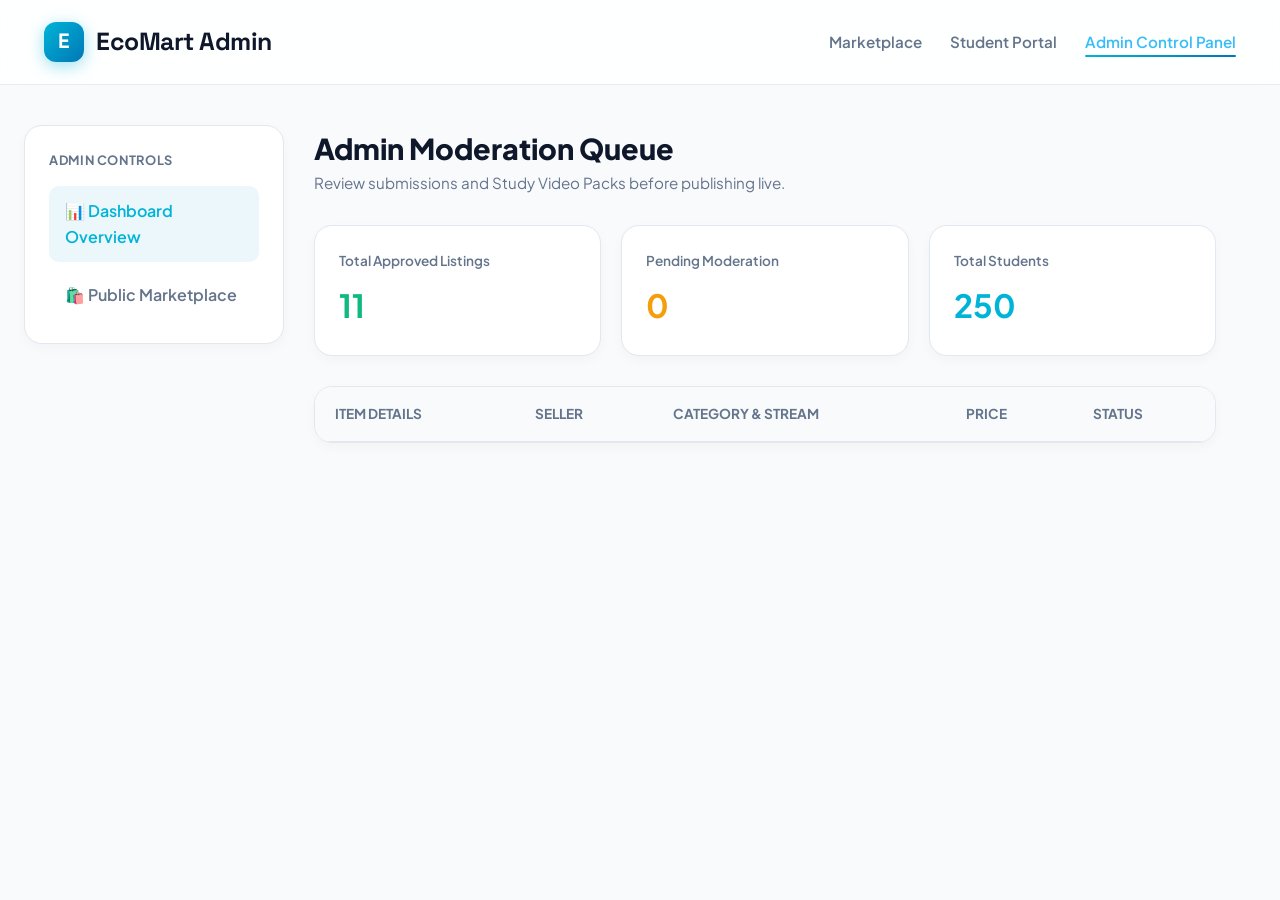
<file: admin.html>
<!DOCTYPE html>
<html lang="en">
<head>
    <meta charset="UTF-8">
    <meta name="viewport" content="width=device-width, initial-scale=1.0">
    <title>Admin Moderation Control Panel - EcoMart</title>
    <link rel="preconnect" href="https://fonts.googleapis.com">
    <link rel="preconnect" href="https://fonts.gstatic.com" crossorigin>
    <link href="https://fonts.googleapis.com/css2?family=Plus+Jakarta+Sans:wght@400;500;600;700;800&family=Space+Grotesk:wght@600;700;800&display=swap" rel="stylesheet">
    <link rel="stylesheet" href="assets/css/style.css">
    <link rel="stylesheet" href="assets/css/dashboard.css">
</head>
<body>

    <header>
        <div class="container navbar">
            <a href="index.html" class="logo">
                <div class="logo-icon">E</div>
                <span>EcoMart Admin</span>
            </a>
            <ul class="nav-links">
                <li><a href="index.html" class="nav-link">Marketplace</a></li>
                <li><a href="dashboard.html" class="nav-link">Student Portal</a></li>
                <li><a href="admin.html" class="nav-link active" style="color: #38bdf8;">Admin Control Panel</a></li>
            </ul>
        </div>
    </header>

    <div class="container dashboard-layout">
        <aside class="sidebar">
            <h3 class="sidebar-title">Admin Controls</h3>
            <ul class="sidebar-menu">
                <li><a href="admin.html" class="sidebar-link active">📊 Dashboard Overview</a></li>
                <li><a href="index.html" class="sidebar-link">🛍️ Public Marketplace</a></li>
            </ul>
        </aside>

        <div class="dashboard-content">
            <div class="dashboard-header">
                <div>
                    <h1 style="font-weight: 800; font-size: 1.8rem; color: #0f172a;">Admin Moderation Queue</h1>
                    <p style="color: var(--text-muted); font-size: 0.95rem;">Review submissions and Study Video Packs before publishing live.</p>
                </div>
            </div>

            <div class="stats-grid">
                <div class="stat-card">
                    <span class="stat-label">Total Approved Listings</span>
                    <span class="stat-value" style="color: var(--success);">11</span>
                </div>
                <div class="stat-card">
                    <span class="stat-label">Pending Moderation</span>
                    <span class="stat-value" style="color: var(--warning);">0</span>
                </div>
                <div class="stat-card">
                    <span class="stat-label">Total Students</span>
                    <span class="stat-value" style="color: var(--primary);">250</span>
                </div>
            </div>

            <div class="table-container">
                <table class="data-table">
                    <thead>
                        <tr>
                            <th>Item Details</th>
                            <th>Seller</th>
                            <th>Category & Stream</th>
                            <th>Price</th>
                            <th>Status</th>
                        </tr>
                    </thead>
                    <tbody id="admin-table-body">
                        <!-- Rendered via JS -->
                    </tbody>
                </table>
            </div>
        </div>
    </div>

    <script src="assets/js/products-data.js"></script>
    <script>
        document.addEventListener('DOMContentLoaded', () => {
            const products = getProducts();
            const tbody = document.getElementById('admin-table-body');
            tbody.innerHTML = products.map(p => `
                <tr>
                    <td>
                        <div class="product-cell">
                            <img src="${p.image_path || 'assets/uploads/placeholder.png'}" class="product-thumb" alt="">
                            <strong style="color: var(--text-main);">${escapeHtml(p.title)}</strong>
                        </div>
                    </td>
                    <td>${escapeHtml(p.seller_name)}</td>
                    <td>
                        <strong>${escapeHtml(p.category_name)}</strong>
                        <div style="display: flex; gap: 4px; flex-wrap: wrap; margin-top: 4px;">
                            <span class="badge badge-dept" style="font-size: 0.68rem;">${escapeHtml(p.department)}</span>
                            <span class="badge badge-uni" style="font-size: 0.68rem;">${escapeHtml(p.university)}</span>
                        </div>
                    </td>
                    <td>LKR ${numberFormat(p.price)}</td>
                    <td><span class="badge badge-approved">Approved</span></td>
                </tr>
            `).join('');
        });
    </script>
</body>
</html>
</file>
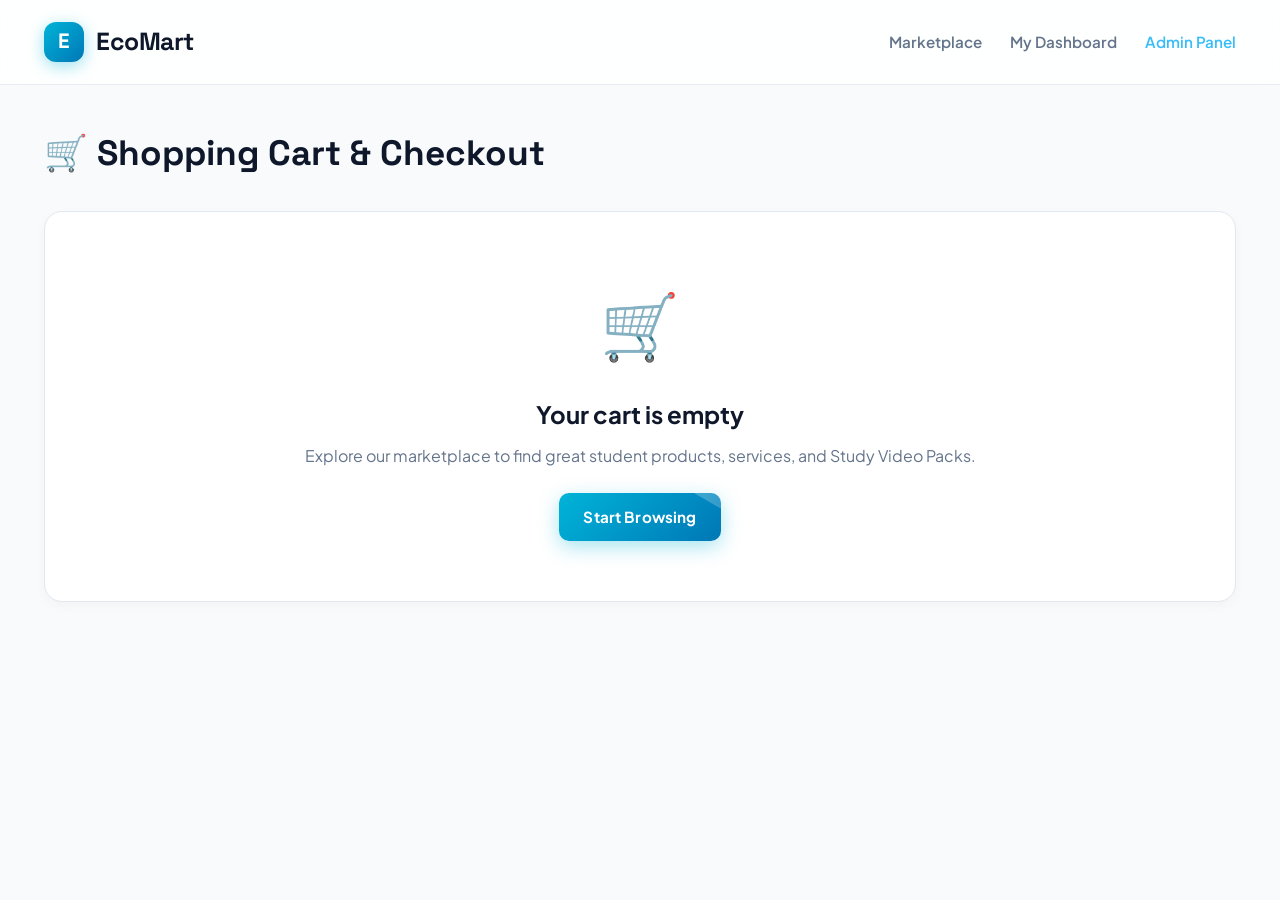
<file: cart.html>
<!DOCTYPE html>
<html lang="en">
<head>
    <meta charset="UTF-8">
    <meta name="viewport" content="width=device-width, initial-scale=1.0">
    <title>Shopping Cart & Checkout - EcoMart</title>
    <link rel="preconnect" href="https://fonts.googleapis.com">
    <link rel="preconnect" href="https://fonts.gstatic.com" crossorigin>
    <link href="https://fonts.googleapis.com/css2?family=Plus+Jakarta+Sans:wght@400;500;600;700;800&family=Space+Grotesk:wght@600;700;800&display=swap" rel="stylesheet">
    <link rel="stylesheet" href="assets/css/style.css">
</head>
<body>

    <header>
        <div class="container navbar">
            <a href="index.html" class="logo">
                <div class="logo-icon">E</div>
                <span>EcoMart</span>
            </a>
            <ul class="nav-links">
                <li><a href="index.html" class="nav-link">Marketplace</a></li>
                <li><a href="dashboard.html" class="nav-link">My Dashboard</a></li>
                <li><a href="admin.html" class="nav-link" style="color: #38bdf8;">Admin Panel</a></li>
            </ul>
        </div>
    </header>

    <div class="container" style="padding: 40px 24px; min-height: 70vh;">
        <h1 style="font-weight: 800; font-size: 2.2rem; margin-bottom: 30px; color: var(--text-main); font-family: 'Space Grotesk', sans-serif;">
            🛒 Shopping Cart & Checkout
        </h1>

        <div id="cart-content-wrapper">
            <!-- Dynamic Cart Items rendered via JS -->
        </div>
    </div>

    <script src="assets/js/products-data.js"></script>
    <script>
        document.addEventListener('DOMContentLoaded', () => {
            renderCartPage();
        });

        function renderCartPage() {
            const wrapper = document.getElementById('cart-content-wrapper');
            const cart = getCart();

            if (cart.length === 0) {
                wrapper.innerHTML = `
                    <div style="text-align: center; padding: 60px 20px; background: white; border: 1px solid var(--border); border-radius: var(--radius-md); box-shadow: var(--shadow-sm);">
                        <div style="font-size: 4rem; margin-bottom: 20px;">🛒</div>
                        <h2 style="font-size: 1.5rem; color: var(--text-main); margin-bottom: 10px;">Your cart is empty</h2>
                        <p style="color: var(--text-muted); margin-bottom: 24px;">Explore our marketplace to find great student products, services, and Study Video Packs.</p>
                        <a href="index.html" class="btn btn-primary">Start Browsing</a>
                    </div>
                `;
                return;
            }

            let total = 0;
            let rowsHtml = cart.map(item => {
                const subtotal = item.price * item.quantity;
                total += subtotal;
                return `
                    <tr>
                        <td>
                            <div class="product-cell">
                                <img src="${item.image_path || 'assets/uploads/placeholder.png'}" class="product-thumb" alt="" style="width: 54px; height: 54px; min-width: 54px; max-width: 54px; max-height: 54px; object-fit: cover; border-radius: 8px; flex-shrink: 0;">
                                <div>
                                    <strong style="display: block; color: var(--text-main);">${escapeHtml(item.title)}</strong>
                                    ${item.video_url ? '<span style="font-size: 0.75rem; color: var(--primary-dark); font-weight: 700;">🎥 Includes Online Video Stream</span>' : ''}
                                </div>
                            </div>
                        </td>
                        <td>${escapeHtml(item.seller_name || 'john')}</td>
                        <td>LKR ${numberFormat(item.price)}</td>
                        <td>
                            <input type="number" value="${item.quantity}" min="1" style="width: 60px; padding: 6px; border: 1px solid var(--border); border-radius: var(--radius-sm); text-align: center;" onchange="updateQty(${item.product_id}, this.value)">
                        </td>
                        <td><strong>LKR ${numberFormat(subtotal)}</strong></td>
                        <td>
                            <button class="btn btn-danger" style="padding: 6px 12px; font-size: 0.8rem;" onclick="removeFromCart(${item.product_id})">Remove</button>
                        </td>
                    </tr>
                `;
            }).join('');

            wrapper.innerHTML = `
                <div style="display: flex; gap: 40px; flex-wrap: wrap;">
                    <div style="flex: 2; min-width: 320px;">
                        <div class="table-container" style="margin-top: 0;">
                            <table class="data-table">
                                <thead>
                                    <tr>
                                        <th>Product / Video Pack</th>
                                        <th>Seller</th>
                                        <th>Price</th>
                                        <th>Quantity</th>
                                        <th>Total</th>
                                        <th>Action</th>
                                    </tr>
                                </thead>
                                <tbody>${rowsHtml}</tbody>
                            </table>
                        </div>
                        <div style="margin-top: 20px; display: flex; justify-content: space-between;">
                            <a href="index.html" class="btn btn-secondary">← Continue Shopping</a>
                        </div>
                    </div>

                    <div style="flex: 1; min-width: 320px;">
                        <div style="background: white; border: 1px solid var(--border); border-radius: var(--radius-md); padding: 30px; box-shadow: var(--shadow-sm); display: flex; flex-direction: column; gap: 20px;">
                            <h3 style="font-size: 1.25rem; font-weight: 800; font-family: 'Space Grotesk', sans-serif; color: var(--text-main); border-bottom: 1px solid var(--border); padding-bottom: 15px; margin-bottom: 5px;">Order Summary</h3>
                            
                            <div style="display: flex; justify-content: space-between; font-size: 0.95rem; color: var(--text-muted);">
                                <span>Subtotal</span>
                                <span>LKR ${numberFormat(total)}</span>
                            </div>
                            <div style="display: flex; justify-content: space-between; font-size: 0.95rem; color: var(--text-muted);">
                                <span>Delivery / Video Access</span>
                                <span style="color: var(--success); font-weight: 600;">INSTANT / FREE</span>
                            </div>
                            
                            <div style="border-top: 1px solid var(--border); padding-top: 15px; display: flex; justify-content: space-between; font-size: 1.2rem; font-weight: 800; color: var(--text-main);">
                                <span>Total</span>
                                <span style="color: var(--primary-dark);">LKR ${numberFormat(total)}</span>
                            </div>

                            <!-- Choose Pay Options Form -->
                            <form onsubmit="handleCheckout(event)" style="display: flex; flex-direction: column; gap: 16px; border-top: 1px solid var(--border); padding-top: 20px; margin-top: 10px;">
                                <h4 style="font-size: 1rem; font-weight: 800; font-family: 'Space Grotesk', sans-serif; color: var(--text-main);">💳 Choose Pay Option</h4>
                                
                                <div style="display: flex; flex-direction: column; gap: 10px;">
                                    <label style="display: flex; align-items: center; gap: 12px; padding: 12px 16px; border: 1px solid var(--primary); border-radius: var(--radius-sm); background: rgba(0, 180, 216, 0.05); cursor: pointer;">
                                        <input type="radio" name="payment_method" value="card" checked>
                                        <div>
                                            <strong style="font-size: 0.92rem; color: var(--text-main); display: block;">💳 Online Credit / Debit Card</strong>
                                            <small style="font-size: 0.78rem; color: var(--text-muted);">Visa, MasterCard, AMEX (Instant Video Unlock)</small>
                                        </div>
                                    </label>

                                    <label style="display: flex; align-items: center; gap: 12px; padding: 12px 16px; border: 1px solid var(--border); border-radius: var(--radius-sm); background: var(--bg-main); cursor: pointer;">
                                        <input type="radio" name="payment_method" value="bank_transfer">
                                        <div>
                                            <strong style="font-size: 0.92rem; color: var(--text-main); display: block;">🏦 Bank Direct Transfer / QR</strong>
                                            <small style="font-size: 0.78rem; color: var(--text-muted);">BOC / Commercial Bank NSBM Account</small>
                                        </div>
                                    </label>

                                    <label style="display: flex; align-items: center; gap: 12px; padding: 12px 16px; border: 1px solid var(--border); border-radius: var(--radius-sm); background: var(--bg-main); cursor: pointer;">
                                        <input type="radio" name="payment_method" value="cash_on_campus">
                                        <div>
                                            <strong style="font-size: 0.92rem; color: var(--text-main); display: block;">💵 Cash on Campus / Meetup</strong>
                                            <small style="font-size: 0.78rem; color: var(--text-muted);">Meet seller on campus / Student Union</small>
                                        </div>
                                    </label>
                                </div>

                                <div class="form-group" style="margin-bottom: 0;">
                                    <label class="form-label" style="font-size: 0.82rem;">Delivery Location / Notes</label>
                                    <input type="text" id="delivery_location" class="form-control" value="Online Access / Faculty Lounge" required style="padding: 10px; font-size: 0.85rem;">
                                </div>

                                <button type="submit" class="btn btn-primary" style="width: 100%; padding: 14px; margin-top: 10px; font-size: 1rem;">
                                    Confirm & Complete Purchase 🚀
                                </button>
                            </form>
                        </div>
                    </div>
                </div>
            `;
        }

        function updateQty(productId, qty) {
            let cart = getCart();
            const item = cart.find(i => i.product_id == productId);
            if (item) {
                item.quantity = parseInt(qty) || 1;
                localStorage.setItem('nsbm_cart', JSON.stringify(cart));
                renderCartPage();
            }
        }

        function removeFromCart(productId) {
            let cart = getCart();
            cart = cart.filter(i => i.product_id != productId);
            localStorage.setItem('nsbm_cart', JSON.stringify(cart));
            renderCartPage();
            updateCartBadge();
        }

        function handleCheckout(e) {
            e.preventDefault();
            const cart = getCart();
            const method = document.querySelector('input[name="payment_method"]:checked').value;
            const location = document.getElementById('delivery_location').value;

            // Save purchase history item into localStorage
            let purchases = JSON.parse(localStorage.getItem('nsbm_purchases') || '[]');
            cart.forEach(item => {
                purchases.push({
                    order_id: Math.floor(10000 + Math.random() * 90000),
                    product_id: item.product_id,
                    title: item.title,
                    price: item.price,
                    payment_method: method,
                    delivery_location: location,
                    created_at: new Date().toLocaleDateString()
                });
            });
            localStorage.setItem('nsbm_purchases', JSON.stringify(purchases));
            localStorage.removeItem('nsbm_cart');
            
            alert('🎉 Simulated Purchase Successful! Video Packs unlocked in your Dashboard.');
            window.location.href = 'dashboard.html';
        }
    </script>
</body>
</html>
</file>
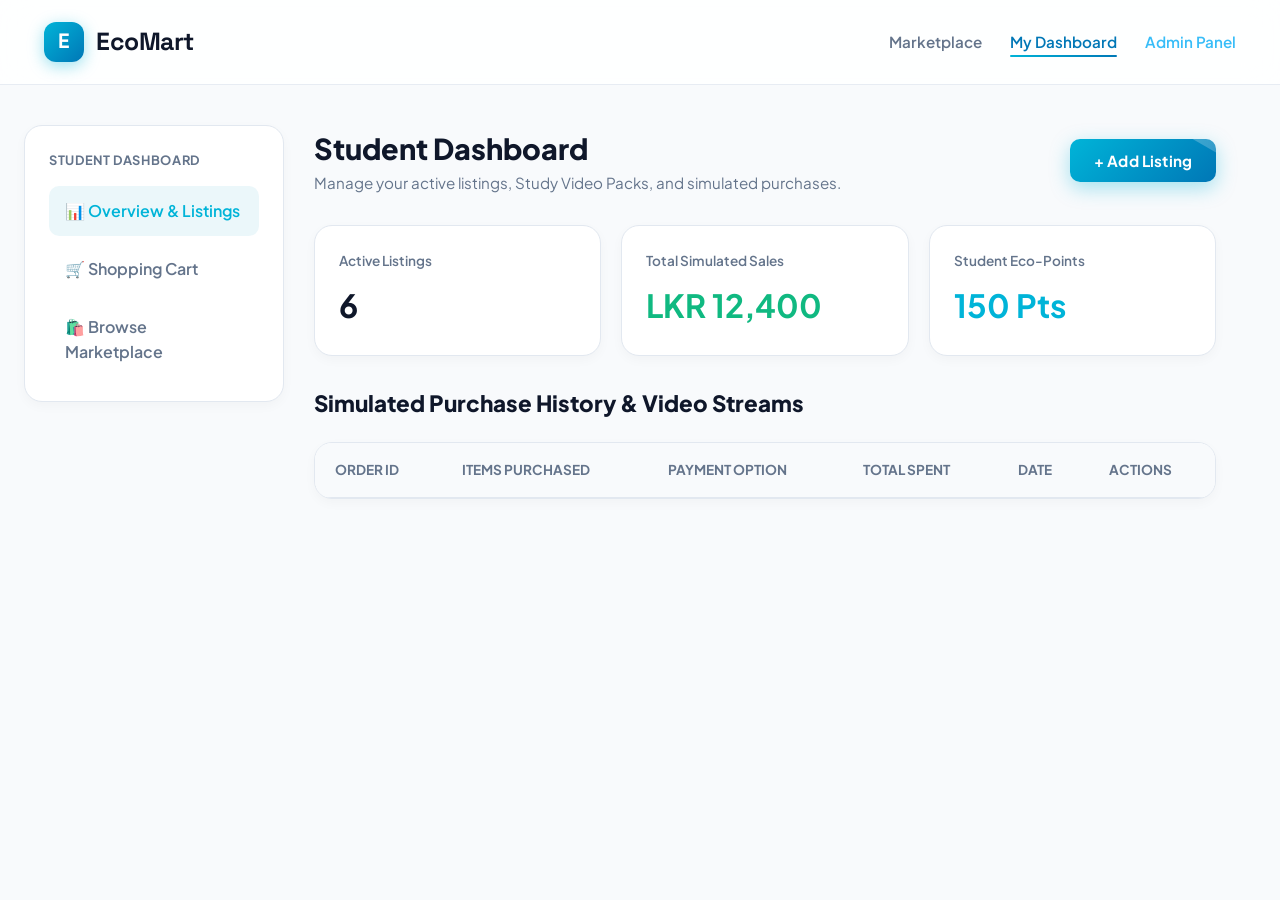
<file: dashboard.html>
<!DOCTYPE html>
<html lang="en">
<head>
    <meta charset="UTF-8">
    <meta name="viewport" content="width=device-width, initial-scale=1.0">
    <title>Student Dashboard - EcoMart</title>
    <link rel="preconnect" href="https://fonts.googleapis.com">
    <link rel="preconnect" href="https://fonts.gstatic.com" crossorigin>
    <link href="https://fonts.googleapis.com/css2?family=Plus+Jakarta+Sans:wght@400;500;600;700;800&family=Space+Grotesk:wght@600;700;800&display=swap" rel="stylesheet">
    <link rel="stylesheet" href="assets/css/style.css">
    <link rel="stylesheet" href="assets/css/dashboard.css">
</head>
<body>

    <header>
        <div class="container navbar">
            <a href="index.html" class="logo">
                <div class="logo-icon">E</div>
                <span>EcoMart</span>
            </a>
            <ul class="nav-links">
                <li><a href="index.html" class="nav-link">Marketplace</a></li>
                <li><a href="dashboard.html" class="nav-link active">My Dashboard</a></li>
                <li><a href="admin.html" class="nav-link" style="color: #38bdf8;">Admin Panel</a></li>
            </ul>
        </div>
    </header>

    <div class="container dashboard-layout">
        <aside class="sidebar">
            <h3 class="sidebar-title">Student Dashboard</h3>
            <ul class="sidebar-menu">
                <li><a href="dashboard.html" class="sidebar-link active">📊 Overview & Listings</a></li>
                <li><a href="cart.html" class="sidebar-link">🛒 Shopping Cart</a></li>
                <li><a href="index.html" class="sidebar-link">🛍️ Browse Marketplace</a></li>
            </ul>
        </aside>

        <div class="dashboard-content">
            <div class="dashboard-header">
                <div>
                    <h1 style="font-weight: 800; font-size: 1.8rem; color: #0f172a;">Student Dashboard</h1>
                    <p style="color: var(--text-muted); font-size: 0.95rem;">Manage your active listings, Study Video Packs, and simulated purchases.</p>
                </div>
                <button class="btn btn-primary" onclick="document.getElementById('add-modal').classList.add('active')">+ Add Listing</button>
            </div>

            <!-- Stats Grid -->
            <div class="stats-grid">
                <div class="stat-card">
                    <span class="stat-label">Active Listings</span>
                    <span class="stat-value" id="stat-listings-count">6</span>
                </div>
                <div class="stat-card">
                    <span class="stat-label">Total Simulated Sales</span>
                    <span class="stat-value" style="color: var(--success);">LKR 12,400</span>
                </div>
                <div class="stat-card">
                    <span class="stat-label">Student Eco-Points</span>
                    <span class="stat-value" style="color: var(--primary);">150 Pts</span>
                </div>
            </div>

            <!-- Purchase History Section -->
            <h2 style="font-weight: 800; font-size: 1.4rem; color: #0f172a; margin-bottom: 15px;">Simulated Purchase History & Video Streams</h2>
            <div class="table-container" style="margin-bottom: 40px;">
                <table class="data-table">
                    <thead>
                        <tr>
                            <th>Order ID</th>
                            <th>Items Purchased</th>
                            <th>Payment Option</th>
                            <th>Total Spent</th>
                            <th>Date</th>
                            <th>Actions</th>
                        </tr>
                    </thead>
                    <tbody id="purchases-table-body">
                        <!-- Dynamic Purchase Rows rendered via JS -->
                    </tbody>
                </table>
            </div>
        </div>
    </div>

    <script src="assets/js/products-data.js"></script>
    <script>
        document.addEventListener('DOMContentLoaded', () => {
            const purchases = JSON.parse(localStorage.getItem('nsbm_purchases') || '[]');
            const tbody = document.getElementById('purchases-table-body');

            // Default seed purchase for testing instant video streaming
            if (purchases.length === 0) {
                purchases.push({
                    order_id: 10482,
                    product_id: 6,
                    title: 'Python OOP & Algorithms Video Masterclass - Plymouth Computing',
                    price: 1800.00,
                    payment_method: 'card',
                    created_at: new Date().toLocaleDateString()
                });
            }

            tbody.innerHTML = purchases.map(p => `
                <tr>
                    <td>#NSBM-${p.order_id}</td>
                    <td><strong>${escapeHtml(p.title)}</strong></td>
                    <td><span class="badge badge-approved" style="font-size: 0.72rem;">💳 ${p.payment_method || 'Card'}</span></td>
                    <td><strong>LKR ${numberFormat(p.price)}</strong></td>
                    <td>${p.created_at}</td>
                    <td>
                        <a href="watch.html?id=${p.product_id || 6}" class="btn btn-primary" style="padding: 6px 12px; font-size: 0.78rem; background: linear-gradient(135deg, #00b4d8 0%, #0077b6 100%);">
                            ▶️ Watch Online
                        </a>
                    </td>
                </tr>
            `).join('');
        });
    </script>
</body>
</html>
</file>
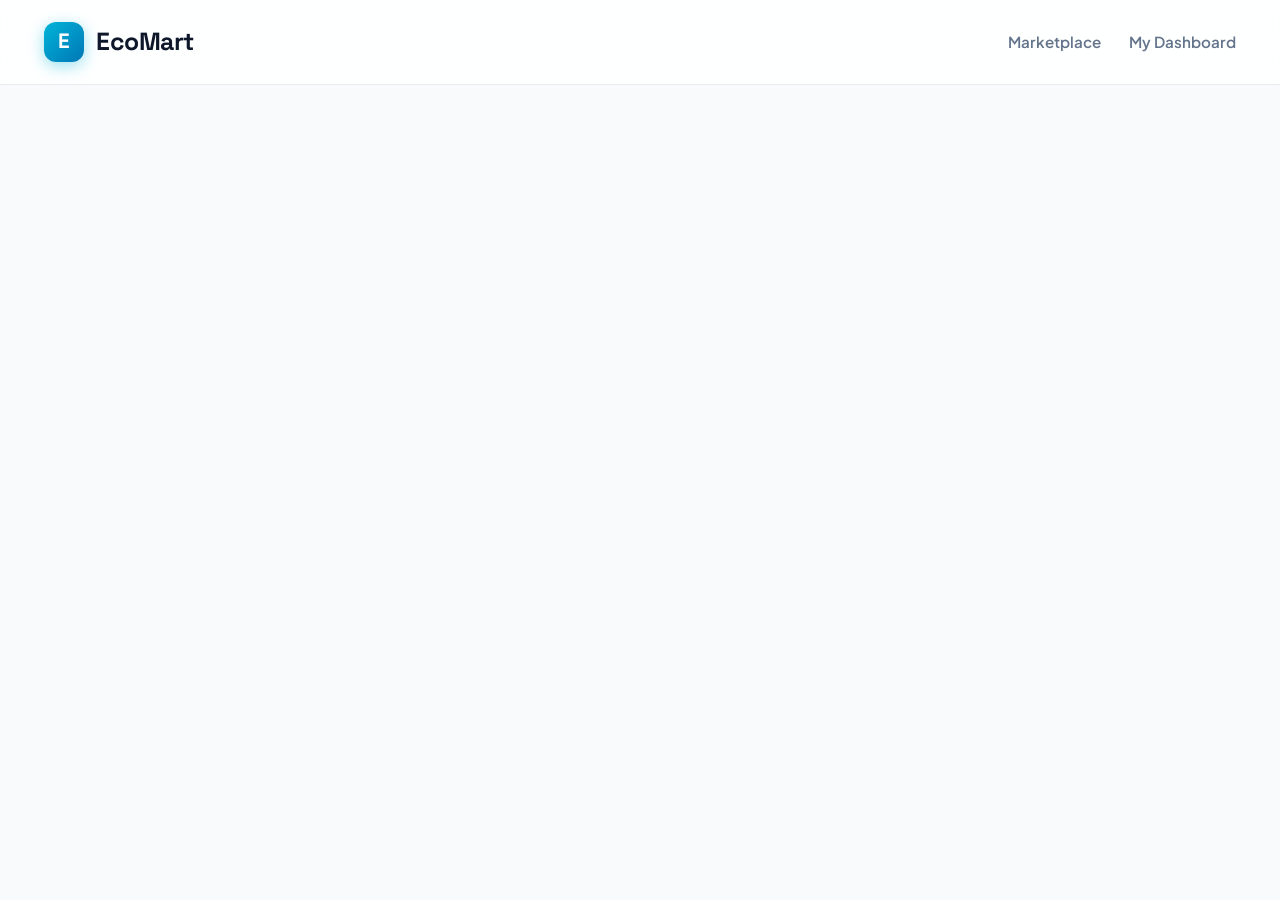
<file: watch.html>
<!DOCTYPE html>
<html lang="en">
<head>
    <meta charset="UTF-8">
    <meta name="viewport" content="width=device-width, initial-scale=1.0">
    <title>Online Video Learning Portal - EcoMart</title>
    <link rel="preconnect" href="https://fonts.googleapis.com">
    <link rel="preconnect" href="https://fonts.gstatic.com" crossorigin>
    <link href="https://fonts.googleapis.com/css2?family=Plus+Jakarta+Sans:wght@400;500;600;700;800&family=Space+Grotesk:wght@600;700;800&display=swap" rel="stylesheet">
    <link rel="stylesheet" href="assets/css/style.css">
</head>
<body>

    <header>
        <div class="container navbar">
            <a href="index.html" class="logo">
                <div class="logo-icon">E</div>
                <span>EcoMart</span>
            </a>
            <ul class="nav-links">
                <li><a href="index.html" class="nav-link">Marketplace</a></li>
                <li><a href="dashboard.html" class="nav-link">My Dashboard</a></li>
            </ul>
        </div>
    </header>

    <div class="container" style="padding: 40px 24px 80px;" id="watch-container">
        <!-- Rendered dynamically via JS -->
    </div>

    <script src="assets/js/products-data.js"></script>
    <script>
        document.addEventListener('DOMContentLoaded', () => {
            const urlParams = new URLSearchParams(window.location.search);
            const productId = urlParams.get('id') || 6;
            const products = getProducts();
            const product = products.find(p => p.id == productId) || products[5];

            const playlist = product.lesson_playlist || [
                { title: "Lesson 1: Introduction & Concepts Overview", url: product.video_url || "https://www.youtube.com/embed/gfkTfcpWqAY", duration: "45 mins" },
                { title: "Lesson 2: Practical Lab Exercises & Worked Examples", url: "https://www.youtube.com/embed/HXV3zeQKqGY", duration: "1 hr 10 mins" },
                { title: "Lesson 3: Past Exam Solution Walkthrough", url: "https://www.youtube.com/embed/1v0mK5Z4_5M", duration: "55 mins" }
            ];

            const container = document.getElementById('watch-container');
            container.innerHTML = `
                <div style="margin-bottom: 24px;">
                    <a href="dashboard.html" class="btn btn-secondary" style="padding: 8px 16px; font-size: 0.88rem;">← Back to My Dashboard</a>
                </div>

                <div style="background: linear-gradient(135deg, #0f172a 0%, #0077b6 100%); border-radius: var(--radius-md); padding: 28px 32px; color: white; margin-bottom: 30px; box-shadow: var(--shadow-md);">
                    <div style="display: flex; gap: 8px; flex-wrap: wrap; margin-bottom: 10px;">
                        <span class="badge badge-approved" style="background: rgba(255,255,255,0.2); color: white;">🎥 Purchased Study Video Pack</span>
                        <span class="badge badge-dept" style="background: rgba(255,255,255,0.15); color: white; border-color: rgba(255,255,255,0.3);">💻 ${escapeHtml(product.department)} Dept.</span>
                        <span class="badge badge-uni" style="background: rgba(255,255,255,0.15); color: white; border-color: rgba(255,255,255,0.3);">🎓 ${escapeHtml(product.university)} Stream</span>
                    </div>

                    <h1 style="font-size: 2.2rem; font-weight: 800; font-family: 'Space Grotesk', sans-serif; line-height: 1.25;">${escapeHtml(product.title)}</h1>
                    <p style="color: #cbd5e1; font-size: 1rem; margin-top: 8px; max-width: 750px;">${escapeHtml(product.description)}</p>
                </div>

                <div style="display: flex; gap: 30px; flex-wrap: wrap;">
                    <div style="flex: 2; min-width: 320px;">
                        <div style="background: #0f172a; border-radius: var(--radius-md); overflow: hidden; border: 1px solid var(--border); box-shadow: var(--shadow-lg);">
                            <div style="position: relative; padding-bottom: 56.25%; height: 0; overflow: hidden;">
                                <iframe id="main-video-player" src="${playlist[0].url}" style="position: absolute; top: 0; left: 0; width: 100%; height: 100%; border: none;" allowfullscreen></iframe>
                            </div>
                            <div style="padding: 24px; color: white; background: #090d16;">
                                <span style="font-size: 0.78rem; text-transform: uppercase; letter-spacing: 0.05em; color: #38bdf8; font-weight: 800;">NOW STREAMING</span>
                                <h3 id="current-lesson-title" style="font-size: 1.4rem; font-weight: 800; font-family: 'Space Grotesk', sans-serif; margin-top: 4px;">${escapeHtml(playlist[0].title)}</h3>
                                <div style="display: flex; gap: 16px; font-size: 0.85rem; color: #94a3b8; margin-top: 8px;">
                                    <span>⏱️ Duration: <strong id="current-lesson-duration" style="color: white;">${playlist[0].duration}</strong></span>
                                    <span>Instructor: <strong style="color: white;">${escapeHtml(product.seller_name)}</strong></span>
                                </div>
                            </div>
                        </div>
                    </div>

                    <div style="flex: 1; min-width: 280px;">
                        <div style="background: white; border: 1px solid var(--border); border-radius: var(--radius-md); padding: 24px; box-shadow: var(--shadow-sm); height: fit-content;">
                            <h3 style="font-size: 1.25rem; font-weight: 800; font-family: 'Space Grotesk', sans-serif; color: var(--text-main); border-bottom: 1px solid var(--border); padding-bottom: 14px; margin-bottom: 18px;">
                                📚 Course Playlist (${playlist.length} Modules)
                            </h3>
                            <div style="display: flex; flex-direction: column; gap: 12px;">
                                ${playlist.map((item, idx) => `
                                    <div class="playlist-item ${idx === 0 ? 'active' : ''}" onclick="switchLesson('${item.url}', '${escapeHtml(item.title)}', '${item.duration}', this)" style="padding: 14px 16px; border-radius: var(--radius-sm); border: 1px solid ${idx === 0 ? 'var(--primary)' : 'var(--border)'}; cursor: pointer; background: ${idx === 0 ? '#f0f9ff' : 'var(--bg-main)'};">
                                        <strong style="font-size: 0.92rem; color: var(--text-main); display: block;">▶️ ${escapeHtml(item.title)}</strong>
                                        <span style="font-size: 0.78rem; color: var(--text-muted); font-weight: 600; margin-top: 4px; display: block;">⏱️ ${item.duration}</span>
                                    </div>
                                `).join('')}
                            </div>
                        </div>
                    </div>
                </div>
            `;
        });

        function switchLesson(url, title, duration, el) {
            document.querySelectorAll('.playlist-item').forEach(i => {
                i.style.background = 'var(--bg-main)';
                i.style.borderColor = 'var(--border)';
            });
            el.style.background = '#f0f9ff';
            el.style.borderColor = 'var(--primary)';
            document.getElementById('main-video-player').src = url;
            document.getElementById('current-lesson-title').textContent = title;
            document.getElementById('current-lesson-duration').textContent = duration;
        }
    </script>
</body>
</html>
</file>
<file: assets/css/style.css>
/* NSBM Marketplace Cinematic Global CSS */
@import url('https://fonts.googleapis.com/css2?family=Plus+Jakarta+Sans:wght@300;400;500;600;700;800&family=Space+Grotesk:wght@500;700&display=swap');

:root {
    --primary: #00b4d8;
    --primary-dark: #0077b6;
    --primary-glow: rgba(0, 180, 216, 0.35);
    --primary-gradient: linear-gradient(135deg, #00b4d8 0%, #0077b6 100%);
    --accent: #ff6b6b;
    --accent-gradient: linear-gradient(135deg, #ff6b6b 0%, #ff8e53 100%);
    
    --bg-main: #f8fafc;
    --bg-card: #ffffff;
    --text-main: #0f172a;
    --text-muted: #64748b;
    --text-light: #ffffff;
    --border: #e2e8f0;
    
    --success: #10b981;
    --warning: #f59e0b;
    --danger: #ef4444;
    
    --shadow-sm: 0 4px 12px rgba(0,0,0,0.03);
    --shadow-md: 0 8px 30px rgba(0,0,0,0.06);
    --shadow-lg: 0 20px 40px rgba(15, 23, 42, 0.12);
    --shadow-glow: 0 10px 30px var(--primary-glow);
    
    --radius-sm: 10px;
    --radius-md: 18px;
    --radius-lg: 28px;
    --transition: all 0.35s cubic-bezier(0.16, 1, 0.3, 1);
}

* {
    margin: 0;
    padding: 0;
    box-sizing: border-box;
}

body {
    font-family: 'Plus Jakarta Sans', sans-serif;
    background-color: var(--bg-main);
    color: var(--text-main);
    line-height: 1.6;
    display: flex;
    flex-direction: column;
    min-height: 100vh;
    overflow-x: hidden;
}

a {
    color: inherit;
    text-decoration: none;
    transition: var(--transition);
}

button, .btn {
    font-family: inherit;
    cursor: pointer;
    border: none;
    outline: none;
    transition: var(--transition);
    position: relative;
    overflow: hidden;
}

/* Container */
.container {
    width: 100%;
    max-width: 1240px;
    margin: 0 auto;
    padding: 0 24px;
}

/* Cinematic Buttons */
.btn {
    display: inline-flex;
    align-items: center;
    justify-content: center;
    padding: 12px 24px;
    border-radius: var(--radius-sm);
    font-size: 0.95rem;
    font-weight: 700;
    gap: 8px;
    letter-spacing: 0.01em;
}

.btn-primary {
    background: var(--primary-gradient);
    color: var(--text-light);
    box-shadow: 0 6px 20px rgba(0, 180, 216, 0.35);
}

.btn-primary:hover {
    transform: translateY(-3px);
    box-shadow: 0 10px 28px rgba(0, 180, 216, 0.5);
}

.btn-primary::after {
    content: '';
    position: absolute;
    top: -50%;
    left: -50%;
    width: 200%;
    height: 200%;
    background: linear-gradient(60deg, transparent, rgba(255,255,255,0.25), transparent);
    transform: rotate(30deg) translateY(-100%);
    transition: transform 0.6s ease;
}

.btn-primary:hover::after {
    transform: rotate(30deg) translateY(100%);
}

.btn-outline {
    background: transparent;
    border: 2px solid var(--primary);
    color: var(--primary);
}

.btn-outline:hover {
    background: var(--primary-gradient);
    color: var(--text-light);
    border-color: transparent;
    box-shadow: 0 6px 20px rgba(0, 180, 216, 0.3);
}

.btn-secondary {
    background: var(--border);
    color: var(--text-main);
}

.btn-secondary:hover {
    background: #cbd5e1;
    transform: translateY(-2px);
}

.btn-danger {
    background: var(--danger);
    color: var(--text-light);
    box-shadow: 0 4px 14px rgba(239, 68, 68, 0.3);
}

.btn-danger:hover {
    background: #dc2626;
    transform: translateY(-2px);
    box-shadow: 0 6px 20px rgba(239, 68, 68, 0.4);
}

/* Header & Navigation */
header {
    background: rgba(255, 255, 255, 0.85);
    backdrop-filter: blur(16px);
    -webkit-backdrop-filter: blur(16px);
    border-bottom: 1px solid rgba(226, 232, 240, 0.8);
    position: sticky;
    top: 0;
    z-index: 100;
    transition: var(--transition);
}

.navbar {
    display: flex;
    justify-content: space-between;
    align-items: center;
    height: 84px;
}

.logo {
    display: flex;
    align-items: center;
    gap: 12px;
    font-size: 1.55rem;
    font-weight: 800;
    font-family: 'Space Grotesk', sans-serif;
    letter-spacing: -0.02em;
    color: var(--text-main);
}

.logo-icon {
    width: 40px;
    height: 40px;
    background: var(--primary-gradient);
    border-radius: 12px;
    display: flex;
    align-items: center;
    justify-content: center;
    color: white;
    font-weight: 800;
    font-size: 1.3rem;
    box-shadow: 0 4px 16px rgba(0, 180, 216, 0.4);
}

.nav-links {
    display: flex;
    gap: 28px;
    align-items: center;
    list-style: none;
}

.nav-link {
    font-weight: 600;
    font-size: 0.95rem;
    color: var(--text-muted);
    position: relative;
    padding: 6px 0;
}

.nav-link::after {
    content: '';
    position: absolute;
    bottom: 0;
    left: 0;
    width: 0%;
    height: 2px;
    background: var(--primary-gradient);
    transition: width 0.3s ease;
    border-radius: 2px;
}

.nav-link:hover, .nav-link.active {
    color: var(--primary-dark);
}

.nav-link:hover::after, .nav-link.active::after {
    width: 100%;
}

.nav-actions {
    display: flex;
    align-items: center;
    gap: 16px;
}

/* Hero Section (Cinematic Dark Mesh Gradient) */
.hero {
    background: radial-gradient(circle at 50% 20%, rgba(0, 180, 216, 0.22) 0%, rgba(15, 23, 42, 0.95) 75%), #0b1120;
    color: white;
    padding: 80px 0 60px;
    text-align: center;
    position: relative;
    overflow: hidden;
}

.hero::before {
    content: '';
    position: absolute;
    top: -50px;
    left: 50%;
    transform: translateX(-50%);
    width: 600px;
    height: 300px;
    background: radial-gradient(circle, rgba(0, 180, 216, 0.3) 0%, transparent 70%);
    filter: blur(60px);
    pointer-events: none;
}

.hero h1 {
    font-size: 3.2rem;
    font-weight: 800;
    font-family: 'Space Grotesk', sans-serif;
    margin-bottom: 20px;
    letter-spacing: -0.03em;
    line-height: 1.15;
    background: linear-gradient(135deg, #ffffff 0%, #cbd5e1 50%, #00b4d8 100%);
    -webkit-background-clip: text;
    -webkit-text-fill-color: transparent;
}

.hero p {
    font-size: 1.2rem;
    color: #94a3b8;
    max-width: 640px;
    margin: 0 auto 36px;
    line-height: 1.6;
}

.hero-search-box {
    max-width: 620px;
    margin: 0 auto;
    position: relative;
}

.hero-search-input {
    width: 100%;
    padding: 16px 24px 16px 54px;
    border-radius: 9999px;
    border: 1px solid rgba(255, 255, 255, 0.15);
    background: rgba(255, 255, 255, 0.08);
    backdrop-filter: blur(20px);
    -webkit-backdrop-filter: blur(20px);
    color: white;
    font-size: 1.05rem;
    font-family: inherit;
    box-shadow: 0 10px 40px rgba(0, 0, 0, 0.3);
    transition: var(--transition);
}

.hero-search-input::placeholder {
    color: #94a3b8;
}

.hero-search-input:focus {
    outline: none;
    background: rgba(255, 255, 255, 0.14);
    border-color: var(--primary);
    box-shadow: 0 0 30px rgba(0, 180, 216, 0.4);
}

/* Category Filter Tabs */
.category-tabs {
    display: flex;
    gap: 12px;
    justify-content: center;
    flex-wrap: wrap;
    margin: 40px 0 20px;
}

.category-btn {
    border-radius: 9999px;
    padding: 10px 22px;
    font-size: 0.9rem;
    font-weight: 600;
    transition: var(--transition);
}

.category-btn.active {
    background: var(--primary-gradient);
    color: white;
    box-shadow: 0 6px 20px rgba(0, 180, 216, 0.35);
}

/* Grid & Cards */
.grid {
    display: grid;
    grid-template-columns: repeat(auto-fill, minmax(290px, 1fr));
    gap: 32px;
    margin-top: 30px;
}

.card {
    background: var(--bg-card);
    border-radius: var(--radius-md);
    border: 1px solid var(--border);
    overflow: hidden;
    box-shadow: var(--shadow-sm);
    transition: var(--transition);
    display: flex;
    flex-direction: column;
}

.card:hover {
    transform: translateY(-8px) scale(1.01);
    box-shadow: var(--shadow-lg);
    border-color: rgba(0, 180, 216, 0.3);
}

.card-img-wrapper {
    position: relative;
    height: 210px;
    overflow: hidden;
    background-color: #0f172a;
}

.card-img-wrapper img {
    width: 100%;
    height: 100%;
    object-fit: cover;
    transition: transform 0.6s cubic-bezier(0.16, 1, 0.3, 1);
}

.card:hover .card-img-wrapper img {
    transform: scale(1.08);
}

.card-badge {
    position: absolute;
    bottom: 14px;
    right: 14px;
    background: rgba(15, 23, 42, 0.85);
    backdrop-filter: blur(8px);
    color: #38bdf8;
    border: 1px solid rgba(56, 189, 248, 0.3);
    padding: 4px 12px;
    border-radius: 9999px;
    font-size: 0.75rem;
    font-weight: 700;
    text-transform: uppercase;
    letter-spacing: 0.04em;
}

.card-body {
    padding: 24px;
    display: flex;
    flex-direction: column;
    flex: 1;
    gap: 12px;
}

.card-title {
    font-size: 1.2rem;
    font-weight: 700;
    color: var(--text-main);
    line-height: 1.35;
}

.card-price {
    font-size: 1.25rem;
    font-weight: 800;
    color: var(--primary-dark);
    font-family: 'Space Grotesk', sans-serif;
    white-space: nowrap;
}

.card-desc {
    font-size: 0.9rem;
    color: var(--text-muted);
    line-height: 1.55;
    display: -webkit-box;
    -webkit-line-clamp: 2;
    -webkit-box-orient: vertical;
    overflow: hidden;
}

.card-footer {
    margin-top: auto;
    border-top: 1px solid var(--border);
    padding-top: 16px;
    display: flex;
    justify-content: space-between;
    align-items: center;
}

/* Modals (Cinematic Overlay) */
.modal {
    position: fixed;
    top: 0;
    left: 0;
    width: 100%;
    height: 100%;
    background-color: rgba(11, 17, 32, 0.75);
    backdrop-filter: blur(12px);
    -webkit-backdrop-filter: blur(12px);
    display: flex;
    align-items: center;
    justify-content: center;
    z-index: 1000;
    opacity: 0;
    pointer-events: none;
    transition: opacity 0.35s ease;
}

.modal.active {
    opacity: 1;
    pointer-events: all;
}

.modal-content {
    background-color: var(--bg-card);
    border-radius: var(--radius-lg);
    width: 100%;
    max-width: 650px;
    padding: 36px;
    box-shadow: 0 25px 50px -12px rgba(0, 0, 0, 0.35);
    transform: scale(0.92) translateY(15px);
    transition: transform 0.35s cubic-bezier(0.16, 1, 0.3, 1);
    border: 1px solid rgba(255, 255, 255, 0.2);
}

.modal.active .modal-content {
    transform: scale(1) translateY(0);
}

.modal-header {
    display: flex;
    justify-content: space-between;
    align-items: center;
    margin-bottom: 24px;
    border-bottom: 1px solid var(--border);
    padding-bottom: 16px;
}

.modal-close {
    font-size: 1.6rem;
    background: var(--bg-main);
    border-radius: 50%;
    width: 38px;
    height: 38px;
    display: flex;
    align-items: center;
    justify-content: center;
    color: var(--text-muted);
    border: 1px solid var(--border);
}

.modal-close:hover {
    color: var(--text-main);
    background: #e2e8f0;
}

/* Forms */
.form-group {
    margin-bottom: 20px;
}

.form-label {
    display: block;
    font-size: 0.9rem;
    font-weight: 700;
    margin-bottom: 8px;
    color: var(--text-main);
}

.form-control {
    width: 100%;
    padding: 14px 18px;
    border: 1px solid var(--border);
    border-radius: var(--radius-sm);
    background-color: var(--bg-main);
    color: var(--text-main);
    font-family: inherit;
    font-size: 0.95rem;
    transition: var(--transition);
}

.form-control:focus {
    border-color: var(--primary);
    background-color: #ffffff;
    box-shadow: 0 0 0 4px rgba(0, 180, 216, 0.15);
    outline: none;
}

/* Alerts */
.alert {
    padding: 16px 22px;
    border-radius: var(--radius-sm);
    margin-bottom: 24px;
    font-weight: 600;
    font-size: 0.95rem;
    display: flex;
    align-items: center;
    gap: 12px;
}

.alert-success {
    background-color: #ecfdf5;
    color: #065f46;
    border: 1px solid #a7f3d0;
}

.alert-danger {
    background-color: #fef2f2;
    color: #991b1b;
    border: 1px solid #fecaca;
}

/* Badges */
.badge {
    display: inline-flex;
    padding: 5px 12px;
    border-radius: 9999px;
    font-size: 0.75rem;
    font-weight: 700;
    text-transform: uppercase;
    letter-spacing: 0.03em;
}

.badge-pending {
    background-color: #fef3c7;
    color: #b45309;
}

.badge-approved {
    background-color: #d1fae5;
    color: #047857;
}

.badge-rejected {
    background-color: #fee2e2;
    color: #b91c1c;
}

/* Footer */
footer {
    background: #0b1120;
    color: #94a3b8;
    padding: 50px 0 24px;
    margin-top: auto;
    border-top: 1px solid #1e293b;
}

.footer-content {
    display: flex;
    justify-content: space-between;
    align-items: center;
    flex-wrap: wrap;
    gap: 24px;
    border-bottom: 1px solid #1e293b;
    padding-bottom: 30px;
    margin-bottom: 24px;
}

.footer-copy {
    text-align: center;
    font-size: 0.9rem;
    width: 100%;
}

/* Keyframes */
@keyframes fadeIn {
    from { opacity: 0; transform: translateY(12px); }
    to { opacity: 1; transform: translateY(0); }
}

/* Responsive */
@media (max-width: 768px) {
    .navbar {
        height: auto;
        padding: 20px 0;
        flex-direction: column;
        gap: 16px;
    }
    .hero h1 {
        font-size: 2.2rem;
    }
}

/* Department & University Badges */
.badge-dept {
    background-color: rgba(0, 180, 216, 0.12);
    color: #0077b6;
    border: 1px solid rgba(0, 180, 216, 0.3);
}

.badge-dept-computing {
    background-color: #e0f2fe;
    color: #0369a1;
    border: 1px solid #bae6fd;
}

.badge-dept-engineering {
    background-color: #fef3c7;
    color: #b45309;
    border: 1px solid #fde68a;
}

.badge-dept-business {
    background-color: #f3e8ff;
    color: #7e22ce;
    border: 1px solid #e9d5ff;
}

.badge-uni {
    background-color: #f1f5f9;
    color: #334155;
    border: 1px solid #cbd5e1;
}

.badge-uni-plymouth {
    background-color: #ecfdf5;
    color: #047857;
    border: 1px solid #a7f3d0;
}

.badge-uni-ugcvu {
    background-color: #fff1f2;
    color: #be123c;
    border: 1px solid #fecdd3;
}

.btn-video-play {
    background: linear-gradient(135deg, #ef4444 0%, #dc2626 100%);
    color: white;
    box-shadow: 0 4px 12px rgba(239, 68, 68, 0.35);
}

.btn-video-play:hover {
    transform: translateY(-2px);
    box-shadow: 0 6px 18px rgba(239, 68, 68, 0.5);
}

/* Global Table & Thumbnail Image Bounding Styles */
.table-container {
    background: var(--bg-card);
    border: 1px solid var(--border);
    border-radius: var(--radius-md);
    overflow-x: auto;
    box-shadow: var(--shadow-sm);
}

.data-table {
    width: 100%;
    border-collapse: collapse;
    text-align: left;
}

.data-table th {
    background-color: var(--bg-main);
    padding: 16px 20px;
    font-size: 0.85rem;
    font-weight: 700;
    color: var(--text-muted);
    text-transform: uppercase;
    border-bottom: 1px solid var(--border);
}

.data-table td {
    padding: 16px 20px;
    font-size: 0.95rem;
    border-bottom: 1px solid var(--border);
    color: var(--text-main);
    vertical-align: middle;
}

.data-table tr:last-child td {
    border-bottom: none;
}

.data-table tr:hover {
    background-color: rgba(248, 250, 252, 0.6);
}

.product-cell {
    display: flex;
    align-items: center;
    gap: 14px;
}

.product-thumb {
    width: 54px !important;
    height: 54px !important;
    min-width: 54px !important;
    max-width: 54px !important;
    max-height: 54px !important;
    border-radius: var(--radius-sm);
    object-fit: cover;
    background-color: var(--bg-main);
    border: 1px solid var(--border);
    flex-shrink: 0;
}
</file>
<file: assets/css/dashboard.css>
/* NSBM Marketplace Dashboard Specific CSS */

.dashboard-layout {
    display: flex;
    gap: 30px;
    margin: 40px 0;
}

/* Sidebar styling */
.sidebar {
    width: 260px;
    background: var(--bg-card);
    border: 1px solid var(--border);
    border-radius: var(--radius-md);
    padding: 24px;
    height: fit-content;
    box-shadow: var(--shadow-sm);
}

.sidebar-title {
    font-size: 0.8rem;
    text-transform: uppercase;
    color: var(--text-muted);
    font-weight: 700;
    letter-spacing: 0.05em;
    margin-bottom: 16px;
}

.sidebar-menu {
    list-style: none;
    display: flex;
    flex-direction: column;
    gap: 8px;
}

.sidebar-link {
    display: flex;
    align-items: center;
    gap: 12px;
    padding: 12px 16px;
    border-radius: var(--radius-sm);
    font-weight: 600;
    color: var(--text-muted);
}

.sidebar-link:hover, .sidebar-link.active {
    background-color: rgba(0, 156, 185, 0.08);
    color: var(--primary);
}

/* Dashboard main content */
.dashboard-content {
    flex: 1;
}

.dashboard-header {
    display: flex;
    justify-content: space-between;
    align-items: center;
    margin-bottom: 30px;
}

/* Stats Cards */
.stats-grid {
    display: grid;
    grid-template-columns: repeat(auto-fit, minmax(200px, 1fr));
    gap: 20px;
    margin-bottom: 30px;
}

.stat-card {
    background: var(--bg-card);
    border: 1px solid var(--border);
    border-radius: var(--radius-md);
    padding: 24px;
    display: flex;
    flex-direction: column;
    box-shadow: var(--shadow-sm);
}

.stat-label {
    font-size: 0.85rem;
    color: var(--text-muted);
    font-weight: 600;
}

.stat-value {
    font-size: 2rem;
    font-weight: 700;
    margin-top: 8px;
    color: var(--text-main);
}

/* Table styling */
.table-container {
    background: var(--bg-card);
    border: 1px solid var(--border);
    border-radius: var(--radius-md);
    overflow: hidden;
    box-shadow: var(--shadow-sm);
    margin-top: 20px;
}

.data-table {
    width: 100%;
    border-collapse: collapse;
    text-align: left;
}

.data-table th {
    background-color: var(--bg-main);
    padding: 16px 20px;
    font-size: 0.85rem;
    font-weight: 700;
    color: var(--text-muted);
    text-transform: uppercase;
    border-bottom: 1px solid var(--border);
}

.data-table td {
    padding: 16px 20px;
    font-size: 0.95rem;
    border-bottom: 1px solid var(--border);
    color: var(--text-main);
}

.data-table tr:last-child td {
    border-bottom: none;
}

.data-table tr:hover {
    background-color: rgba(248, 250, 252, 0.5);
}

/* Product list item */
.product-cell {
    display: flex;
    align-items: center;
    gap: 12px;
}

.product-thumb {
    width: 48px;
    height: 48px;
    border-radius: var(--radius-sm);
    object-fit: cover;
    background-color: var(--bg-main);
    border: 1px solid var(--border);
}

/* Modal and Forms */
.modal {
    position: fixed;
    top: 0;
    left: 0;
    width: 100%;
    height: 100%;
    background-color: rgba(15, 23, 42, 0.4);
    backdrop-filter: blur(4px);
    display: flex;
    align-items: center;
    justify-content: center;
    z-index: 1000;
    opacity: 0;
    pointer-events: none;
    transition: var(--transition);
}

.modal.active {
    opacity: 1;
    pointer-events: all;
}

.modal-content {
    background-color: var(--bg-card);
    border-radius: var(--radius-md);
    width: 100%;
    max-width: 600px;
    padding: 30px;
    box-shadow: var(--shadow-lg);
    transform: scale(0.9);
    transition: var(--transition);
}

.modal.active .modal-content {
    transform: scale(1);
}

.modal-header {
    display: flex;
    justify-content: space-between;
    align-items: center;
    margin-bottom: 24px;
    border-bottom: 1px solid var(--border);
    padding-bottom: 16px;
}

.modal-close {
    font-size: 1.5rem;
    background: none;
    color: var(--text-muted);
}

.modal-close:hover {
    color: var(--text-main);
}

/* Action menu */
.actions-cell {
    display: flex;
    gap: 8px;
}

/* Responsive */
@media (max-width: 992px) {
    .dashboard-layout {
        flex-direction: column;
    }
    
    .sidebar {
        width: 100%;
    }
    
    .sidebar-menu {
        flex-direction: row;
        flex-wrap: wrap;
    }
}
</file>
